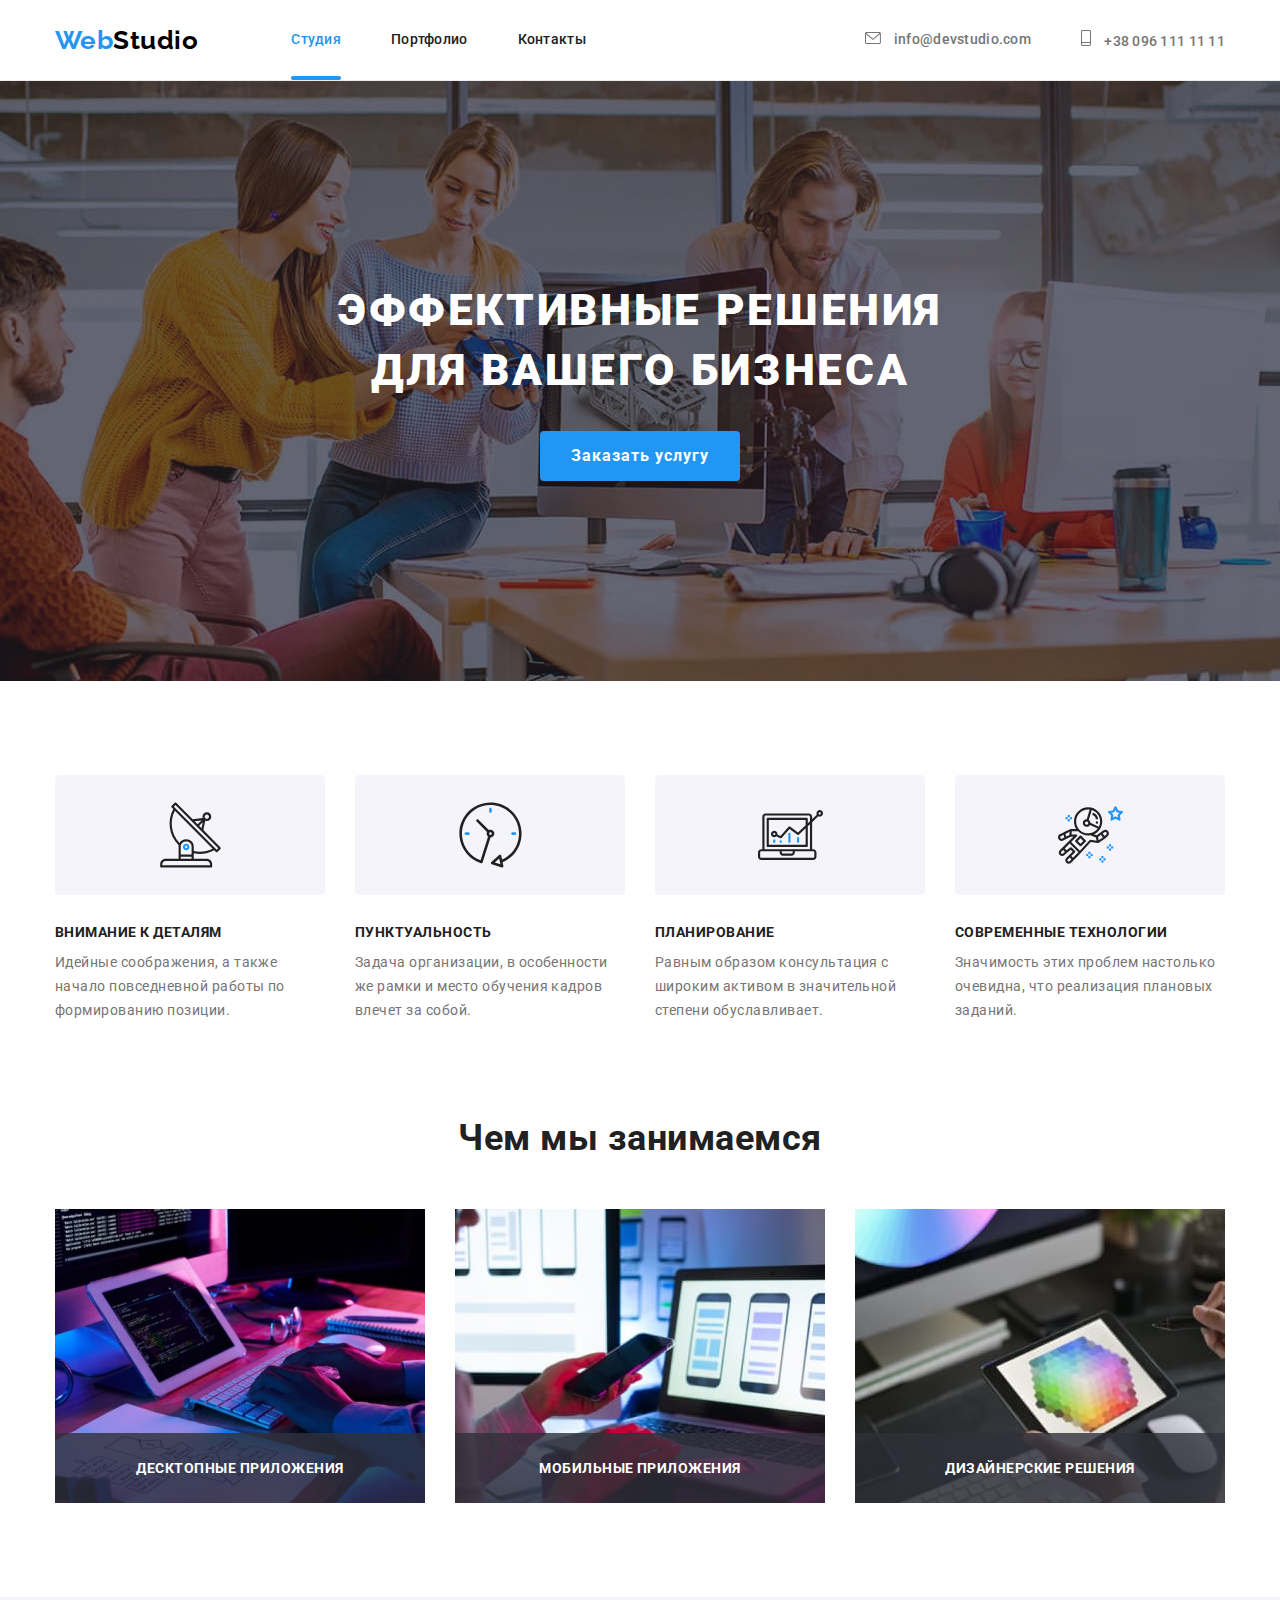
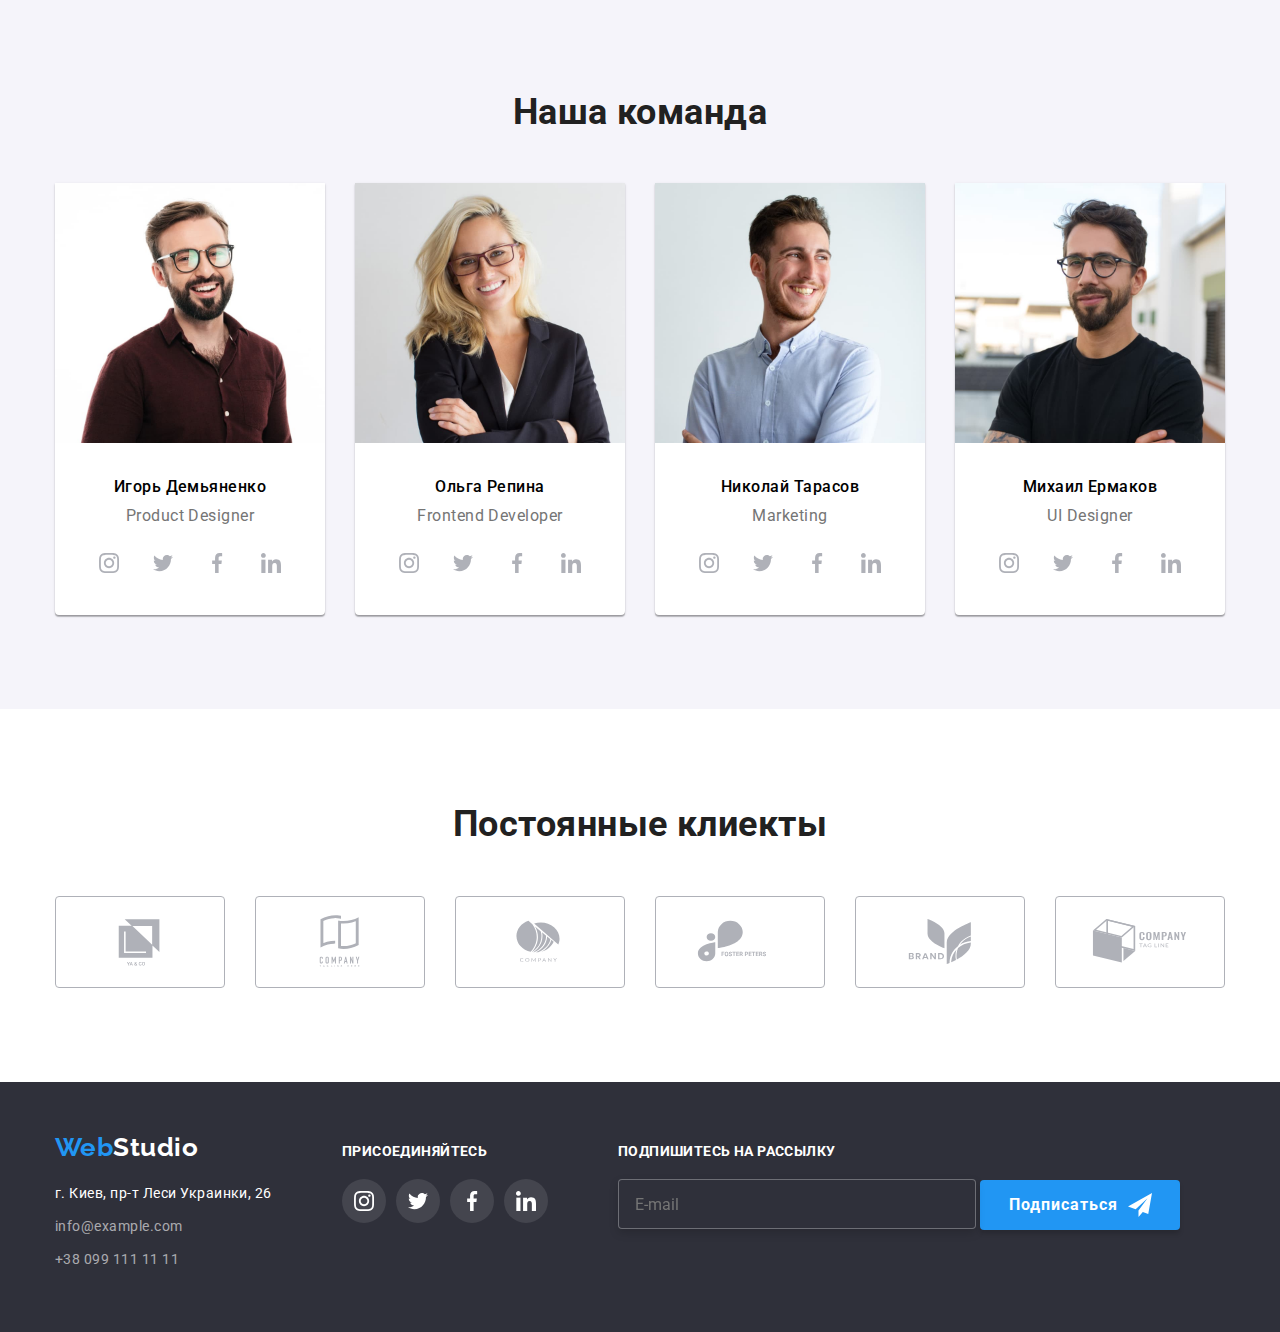
<file: index.html>
<!DOCTYPE html>
<html lang="ru">
  <head>
    <meta charset="UTF-8" />
    <meta http-equiv="X-UA-Compatible" content="IE=edge" />
    <meta name="viewport" content="width=device-width, initial-scale=1.0" />
    <title>Document</title>
    <link
      href="https://fonts.googleapis.com/css2?family=Raleway:wght@700&family=Roboto:wght@400;500;700;900&display=swap"
      rel="stylesheet"
    />
    <link
      rel="stylesheet"
      href="https://cdnjs.cloudflare.com/ajax/libs/modern-normalize/1.1.0/modern-normalize.min.css"
    />
    <link rel="stylesheet" href="./css/main.min.css" />
  </head>
  <body class="body">
    <!-- хедер -->

    <header class="site-heder">
      <div class="container main-heder">
        <nav class="nav-title">
          <a href="./index.html" class="logo"
            ><span class="logo__web">Web</span><span class="logo__studio">Studio</span></a
          >
          <ul class="nav">
            <li class="nav__item"><a class="nav__link current" href="">Студия</a></li>
            <li class="nav__item"><a class="nav__link" href="./portfolio.html">Портфолио</a></li>
            <li class="nav__item"><a class="nav__link" href="">Контакты</a></li>
          </ul>
          <button
            type="button"
            class="nav__button"
            aria-controls="nav__menu"
            aria-expanded="false"
            data-menu-button
          >
            <svg width="40px" height="40px" aria-label="Переключатель мобильного меню">
              <use class="nav__button-menu" href="./images/symbol-defs.svg#icon-mobile-menu"></use>
              <use
                class="nav__button-cross"
                href="./images/symbol-defs.svg#icon-mobile-cross"
              ></use>
            </svg>
          </button>
          <div class="nav__menu" id="nav__menu" data-menu>
            <div class="nav__menu-box">
              <ul class="nav__menu-list">
                <li class="nav__menu-item"><a class="nav__menu-link" href="">Студия</a></li>
                <li class="nav__menu-item">
                  <a class="nav__menu-link" href="./portfolio.html">Портфолио</a>
                </li>
                <li class="nav__menu-item"><a class="nav__menu-link" href="">Контакты</a></li>
              </ul>
              <ul class="nav__auth-list">
                <li class="nav__auth-item">
                  <a class="nav__auth-link-blue" href="">+38 096 111 11 11</a>
                </li>
                <li class="nav__auth-item">
                  <a class="nav__auth-link" href="">info@devstudio.com</a>
                </li>
              </ul>
              <ul class="nav__social-list">
                <li class="nav__social-item"><a class="nav__social-link" href="">Instagram</a></li>
                <li class="nav__social-item"><a class="nav__social-link" href="">Twitter</a></li>
                <li class="nav__social-item"><a class="nav__social-link" href="">Facebook</a></li>
                <li class="nav__social-item"><a class="nav__social-link" href="">LinkedIn</a></li>
              </ul>
            </div>
          </div>
        </nav>

        <ul class="auth">
          <li class="auth__item">
            <a class="auth__link" href="mailto:info@devstudio.com">
              <svg class="auth__icon" width="16" height="12">
                <use href="./images/symbol-defs.svg#icon-envelope"></use>
              </svg>
              info@devstudio.com</a
            >
          </li>
          <li class="auth__item">
            <a class="auth__link" href="tel:+380961111111">
              <svg class="auth__icon" width="10" height="16">
                <use href="./images/symbol-defs.svg#icon-Vector"></use>
              </svg>
              +38 096 111 11 11</a
            >
          </li>
        </ul>
      </div>
    </header>
    <!-- Розділ мейн -->
    <main class="primary">
      <!-- Герой -->
      <section class="hyro overlay">
        <div class="container">
          <h1 class="hyro__text">Эффективные решения для вашего бизнеса</h1>
          <button type="button" class="button" data-modal-open>Заказать услугу</button>
        </div>
      </section>
      <!-- Про роботу компанії -->
      <section class="section">
        <div class="container">
          <h2 class="visually-hidden">Наши преимущества</h2>
          <ul class="benefits__list">
            <li class="benefit__item">
              <div class="benefit__blok">
                <svg class="benefit__icon">
                  <use href="./images/symbol-defs.svg#icon-antenna-1"></use>
                </svg>
              </div>
              <h3 class="benefit__subtitle">внимание к деталям</h3>
              <p class="benefit__text">
                Идейные соображения, а также начало повседневной работы по формированию позиции.
              </p>
            </li>
            <li class="benefit__item">
              <div class="benefit__blok">
                <svg class="benefit__icon">
                  <use href="./images/symbol-defs.svg#icon-clock-1"></use>
                </svg>
              </div>
              <h3 class="benefit__subtitle">пунктуальность</h3>
              <p class="benefit__text">
                Задача организации, в особенности же рамки и место обучения кадров влечет за собой.
              </p>
            </li>
            <li class="benefit__item">
              <div class="benefit__blok">
                <svg class="benefit__icon">
                  <use href="./images/symbol-defs.svg#icon-diagram-1"></use>
                </svg>
              </div>
              <h3 class="benefit__subtitle">планирование</h3>
              <p class="benefit__text">
                Равным образом консультация с широким активом в значительной степени обуславливает.
              </p>
            </li>
            <li class="benefit__item">
              <div class="benefit__blok">
                <svg class="benefit__icon">
                  <use href="./images/symbol-defs.svg#icon-astronaut-1"></use>
                </svg>
              </div>
              <div>
                <h3 class="benefit__subtitle">современные технологии</h3>
                <p class="benefit__text">
                  Значимость этих проблем настолько очевидна, что реализация плановых заданий.
                </p>
              </div>
            </li>
          </ul>
        </div>
      </section>
      <!-- Наша работа -->
      <section class="work__section">
        <div class="container">
          <h2 class="work__title">Чем мы занимаемся</h2>
          <ul class="work__list">
            <li class="work__item">
              <img
                class="work__image"
                srcset="./images/office.jpg 1x, ./images/ofice2x.jpg 2x"
                src="./images/office.jpg"
                alt="The programer is working in the office"
                width="370"
              />
              <div class="work__position">Десктопные приложения</div>
            </li>
            <li class="work__item">
              <img
                class="work__image"
                srcset="./images/smartphones.jpg 1x, ./images/smartphones2x.jpg 2x"
                src="./images/smartphones.jpg"
                alt="The designer with smartphone"
                width="370"
              />
              <div class="work__position">Мобильные приложения</div>
            </li>
            <li class="work__item">
              <img
                class="work__image"
                srcset="./images/colour.jpg 1x, ./images/color2x.jpg 2x"
                src="./images/colour.jpg"
                alt="The designer is selecting colors"
                width="370"
              />
              <div class="work__position">Дизайнерские решения</div>
            </li>
          </ul>
        </div>
      </section>
      <!-- Наша команда -->
      <section class="section backcolor">
        <div class="container">
          <h2 class="team__title">Наша команда</h2>
          <ul class="team__list">
            <li class="team__item">
              <picture>
                <source
                  srcset="./images/igor.jpg 1x, ./images/igor2x.jpg 2x"
                  media="(min-width: 1200px)"
                />
                <source
                  srcset="./images/tablet/tablet-igor.jpg 1x, ./images/tablet/tablet-igor2x.jpg 2x"
                  media="(min-width: 768px)"
                />
                <source
                  srcset="./images/mobile/mobile-igor.jpg 1x, ./images/mobile/mobile-igor2x.jpg 2x"
                  media="(max-width: 767px)"
                />

                <img
                  class="team__image"
                  src="./images/mobile/mobile-igor.jpg"
                  alt="Product Designer"
                  width="270"
                />
              </picture>

              <div class="team__description">
                <h3 class="team-subtitle">Игорь Демьяненко</h3>
                <p class="team__text">Product Designer</p>
              </div>
              <div class="social">
                <ul class="social__list">
                  <li class="social__item">
                    <a class="social__link" href="">
                      <svg class="social__icons" width="20px" height="20px">
                        <use href="./images/symbol-defs.svg#icon-instagram-2"></use>
                      </svg>
                    </a>
                  </li>
                  <li class="social__item">
                    <a class="social__link" href="">
                      <svg class="social__icons" width="20px" height="20px">
                        <use href="./images/symbol-defs.svg#icon-twitter-1"></use></svg
                    ></a>
                  </li>
                  <li class="social__item">
                    <a class="social__link" href="">
                      <svg class="social__icons" width="20px" height="20px">
                        <use href="./images/symbol-defs.svg#icon-facebook-1"></use></svg
                    ></a>
                  </li>
                  <li class="social__item">
                    <a class="social__link" href="">
                      <svg class="social__icons" width="20px" height="20px">
                        <use href="./images/symbol-defs.svg#icon-linkedin-1"></use></svg
                    ></a>
                  </li>
                </ul>
              </div>
            </li>
            <li class="team__item">
              <picture>
                <source
                  srcset="./images/olga.jpg 1x, ./images/olga2x.jpg 2x"
                  media="(min-width: 1200px)"
                />
                <source
                  srcset="./images/tablet/tablet-olga.jpg 1x, ./images/tablet/tablet-olga2x.jpg 2x"
                  media="(min-width: 768px)"
                />
                <source
                  srcset="./images/mobile/mobile-olga.jpg 1x, ./images/mobile/mobile-olga2x.jpg 2x"
                  media="(max-width: 767px)"
                />

                <img
                  class="team__image"
                  src="./images/mobile/mobile-olga.jpg"
                  alt="Frontend Developer"
                  width="270"
                />
              </picture>

              <div class="team__description">
                <h3 class="team-subtitle">Ольга Репина</h3>
                <p class="team__text">Frontend Developer</p>
                <div class="social">
                  <ul class="social__list">
                    <li class="social__item">
                      <a class="social__link" href="">
                        <svg class="social__icons" width="20px" height="20px">
                          <use href="./images/symbol-defs.svg#icon-instagram-2"></use>
                        </svg>
                      </a>
                    </li>
                    <li class="social__item">
                      <a class="social__link" href="">
                        <svg class="social__icons" width="20px" height="20px">
                          <use href="./images/symbol-defs.svg#icon-twitter-1"></use></svg
                      ></a>
                    </li>
                    <li class="social__item">
                      <a class="social__link" href="">
                        <svg class="social__icons" width="20px" height="20px">
                          <use href="./images/symbol-defs.svg#icon-facebook-1"></use></svg
                      ></a>
                    </li>
                    <li class="social__item">
                      <a class="social__link" href="">
                        <svg class="social__icons" width="20px" height="20px">
                          <use href="./images/symbol-defs.svg#icon-linkedin-1"></use></svg
                      ></a>
                    </li>
                  </ul>
                </div>
              </div>
            </li>
            <li class="team__item">
              <picture>
                <source
                  srcset="./images/nikolay.jpg 1x, ./images/nikolay2x.jpg 2x"
                  media="(min-width: 1200px)"
                />
                <source
                  srcset="
                    ./images/tablet/tablet-nikolay.jpg   1x,
                    ./images/tablet/tablet-nikolay2x.jpg 2x
                  "
                  media="(min-width: 768px)"
                />
                <source
                  srcset="
                    ./images/mobile/mobile-nikolay.jpg   1x,
                    ./images/mobile/mobile-nikolay2x.jpg 2x
                  "
                  media="(max-width: 767px)"
                />

                <img
                  class="team__image"
                  src="./images/mobile/mobile-nikolay.jpg"
                  alt="Marketing"
                  width="270"
                />
              </picture>

              <div class="team__description">
                <h3 class="team-subtitle">Николай Тарасов</h3>
                <p class="team__text">Marketing</p>
                <div class="social">
                  <ul class="social__list">
                    <li class="social__item">
                      <a class="social__link" href="">
                        <svg class="social__icons" width="20px" height="20px">
                          <use href="./images/symbol-defs.svg#icon-instagram-2"></use>
                        </svg>
                      </a>
                    </li>
                    <li class="social__item">
                      <a class="social__link" href="">
                        <svg class="social__icons" width="20px" height="20px">
                          <use href="./images/symbol-defs.svg#icon-twitter-1"></use></svg
                      ></a>
                    </li>
                    <li class="social__item">
                      <a class="social__link" href="">
                        <svg class="social__icons" width="20px" height="20px">
                          <use href="./images/symbol-defs.svg#icon-facebook-1"></use></svg
                      ></a>
                    </li>
                    <li class="social__item">
                      <a class="social__link" href="">
                        <svg class="social__icons" width="20px" height="20px">
                          <use href="./images/symbol-defs.svg#icon-linkedin-1"></use></svg
                      ></a>
                    </li>
                  </ul>
                </div>
              </div>
            </li>
            <li class="team__item">
              <picture>
                <source
                  srcset="./images/misha.jpg 1x, ./images/misha2x.jpg 2x"
                  media="(min-width: 1200px)"
                />
                <source
                  srcset="
                    ./images/tablet/tablet-misha.jpg   1x,
                    ./images/tablet/tablet-misha2x.jpg 2x
                  "
                  media="(min-width: 768px)"
                />
                <source
                  srcset="
                    ./images/mobile/mobile-misha.jpg   1x,
                    ./images/mobile/mobile-misha2x.jpg 2x
                  "
                  media="(max-width: 767px)"
                />

                <img
                  class="team__image"
                  src="./images/mobile/mobile-misha.jpg"
                  alt="UI Designer"
                  width="270"
                />
              </picture>

              <div class="team__description">
                <h3 class="team-subtitle">Михаил Ермаков</h3>
                <p class="team__text">UI Designer</p>
                <div class="social">
                  <ul class="social__list">
                    <li class="social__item">
                      <a class="social__link" href="">
                        <svg class="social__icons" width="20px" height="20px">
                          <use href="./images/symbol-defs.svg#icon-instagram-2"></use>
                        </svg>
                      </a>
                    </li>
                    <li class="social__item">
                      <a class="social__link" href="">
                        <svg class="social__icons" width="20px" height="20px">
                          <use href="./images/symbol-defs.svg#icon-twitter-1"></use></svg
                      ></a>
                    </li>
                    <li class="social__item">
                      <a class="social__link" href="">
                        <svg class="social__icons" width="20px" height="20px">
                          <use href="./images/symbol-defs.svg#icon-facebook-1"></use></svg
                      ></a>
                    </li>
                    <li class="social__item">
                      <a class="social__link" href="">
                        <svg class="social__icons" width="20px" height="20px">
                          <use href="./images/symbol-defs.svg#icon-linkedin-1"></use></svg
                      ></a>
                    </li>
                  </ul>
                </div>
              </div>
            </li>
          </ul>
        </div>
      </section>

      <!--      ---------CLIENTS---------        -->
      <section class="section">
        <div class="container">
          <h2 class="clients__title">Постоянные клиекты</h2>

          <ul class="clients__list">
            <li class="clients__item">
              <a class="clients__link" href="">
                <svg class="clients__icons" width="106px" height="60px">
                  <use href="./images/symbol-defs.svg#icon-Logo"></use>
                </svg>
              </a>
            </li>
            <li class="clients__item">
              <a class="clients__link" href="">
                <svg class="clients__icons" width="106px" height="60px">
                  <use href="./images/symbol-defs.svg#icon-Logo-1"></use></svg
              ></a>
            </li>
            <li class="clients__item">
              <a class="clients__link" href="">
                <svg class="clients__icons" width="106px" height="60px">
                  <use href="./images/symbol-defs.svg#icon-Logo-2"></use></svg
              ></a>
            </li>
            <li class="clients__item">
              <a class="clients__link" href="">
                <svg class="clients__icons" width="106px" height="60px">
                  <use href="./images/symbol-defs.svg#icon-Logo-3"></use></svg
              ></a>
            </li>
            <li class="clients__item">
              <a class="clients__link" href="">
                <svg class="clients__icons" width="106px" height="60px">
                  <use href="./images/symbol-defs.svg#icon-Logo-4"></use></svg
              ></a>
            </li>
            <li class="clients__item">
              <a class="clients__link" href="">
                <svg class="clients__icons" width="106px" height="60px">
                  <use href="./images/symbol-defs.svg#icon-Logo-5"></use></svg
              ></a>
            </li>
          </ul>
        </div>
      </section>
    </main>
    <!-- Футер -->
    <footer class="site__footer">
      <div class="container footer">
        <div class="footer-auth">
          <a href="./index.html" class="logo logo--footer"
            ><span class="logo__web">Web</span><span class="logo__studio--white">Studio</span>
          </a>
          <address class="address">
            <ul class="address__list">
              <li class="address__item">
                <a
                  class="address__link link--maps"
                  href="https://goo.gl/maps/VeayQojqGneW1Sk49"
                  target="_blank"
                  rel="noreferrer noopener"
                >
                  г. Киев, пр-т Леси Украинки, 26</a
                >
              </li>
              <li class="address__item">
                <a class="address__link link--contacts" href="mailto:info@example.com"
                  >info@example.com</a
                >
              </li>
              <li class="address__item">
                <a class="address__link link--contacts" href="tel:+380991111111"
                  >+38 099 111 11 11</a
                >
              </li>
            </ul>
          </address>
        </div>
        <div class="footer__net">
          <h2 class="footer__subtitle">присоединяйтесь</h2>
          <ul class="social__list">
            <li class="social__item">
              <a class="social__link footer__link" href="">
                <svg class="net-icons footer__icons" width="20px" height="20px">
                  <use href="./images/symbol-defs.svg#icon-instagram-2"></use>
                </svg>
              </a>
            </li>
            <li class="social__item">
              <a class="social__link footer__link" href="">
                <svg class="net-icons footer__icons" width="20px" height="20px">
                  <use href="./images/symbol-defs.svg#icon-twitter-1"></use>
                </svg>
              </a>
            </li>
            <li class="social__item">
              <a class="social__link footer__link" href="">
                <svg class="net-icons footer__icons" width="20px" height="20px">
                  <use href="./images/symbol-defs.svg#icon-facebook-1"></use>
                </svg>
              </a>
            </li>
            <li class="social__item">
              <a class="social__link footer__link" href="">
                <svg class="net-icons footer__icons" width="20px" height="20px">
                  <use href="./images/symbol-defs.svg#icon-linkedin-1"></use>
                </svg>
              </a>
            </li>
          </ul>
        </div>
        <div class="footer__letter">
          <h2 class="footer__subtitle">Подпишитесь на рассылку</h2>
          <form name="signup_form" autocomplete="on" novalidate>
            <div class="footer__form">
              <label class="form__field">
                <input class="footer__input" type="email" name="email" placeholder="E-mail" />
              </label>

              <button class="button button--footer" type="submit">
                <span class="btn__footer__text">Подписаться</span>
                <svg class="btn__telegram" width="24" height="24">
                  <use href="./images/symbol-defs.svg#icon-telegram"></use>
                </svg>
              </button>
            </div>
          </form>
        </div>
      </div>
    </footer>

    <!--         BACKDROP          -->

    <div class="backdrop is-hidden" data-modal>
      <div class="modal">
        <button class="modal__btn" data-modal-close>
          <svg width="11px" height="11px">
            <use href="./images/symbol-defs.svg#icon-cross"></use>
          </svg>
        </button>
        <h2 class="form-title">Оставьте свои данные, мы вам перезвоним</h2>

        <form name="signup_form" autocomplete="on">
          <div class="form__modal">
            <label class="form__name"
              >Имя
              <div class="form__item">
                <input class="form__input" type="name" name="name" required />

                <svg class="form-icon" width="18px" height="18px">
                  <use href="./images/symbol-defs.svg#icon-person-black"></use>
                </svg>
              </div>
            </label>
          </div>

          <div class="form__modal">
            <label class="form__name"
              >Телефон
              <div class="form__item">
                <input class="form__input" type="tel" name="tel" required />
                <svg class="form-icon" width="18px" height="18px">
                  <use href="./images/symbol-defs.svg#icon-phone-black"></use>
                </svg>
              </div>
            </label>
          </div>

          <div class="form__modal">
            <label class="form__name"
              >Почта
              <div class="form__item">
                <input class="form__input" type="email" name="mail" required />
                <svg class="form-icon" width="18px" height="18px">
                  <use href="./images/symbol-defs.svg#icon-email-black"></use>
                </svg>
              </div>
            </label>
          </div>

          <div class="form__modal">
            <label class="form__name" for=""
              >Комментарий<textarea
                class="form__input form__area"
                name=""
                placeholder="Введите текст"
              ></textarea>
            </label>
          </div>

          <div class="form__checkbox">
            <label class="checkbox__label"
              ><input
                class="checkbox__input"
                type="checkbox"
                name="hobby"
                value="reading"
                required
              />
              <span class="checkbox__before">
                <svg width="11px" height="8px">
                  <use href="./images/symbol-defs.svg#icon-vector-form"></use>
                </svg>
              </span>
              <span class="checkbox__text">
                Соглашаюсь с рассылкой и принимаю
                <a class="checkbox__link" href="">Условия договора</a></span
              >
            </label>
          </div>

          <button class="button button--form" type="submit">Отправить</button>
        </form>
      </div>
    </div>
    <script src="./js/menu.js"></script>
    <script src="./js/modal.js"></script>
  </body>
</html>
</file>
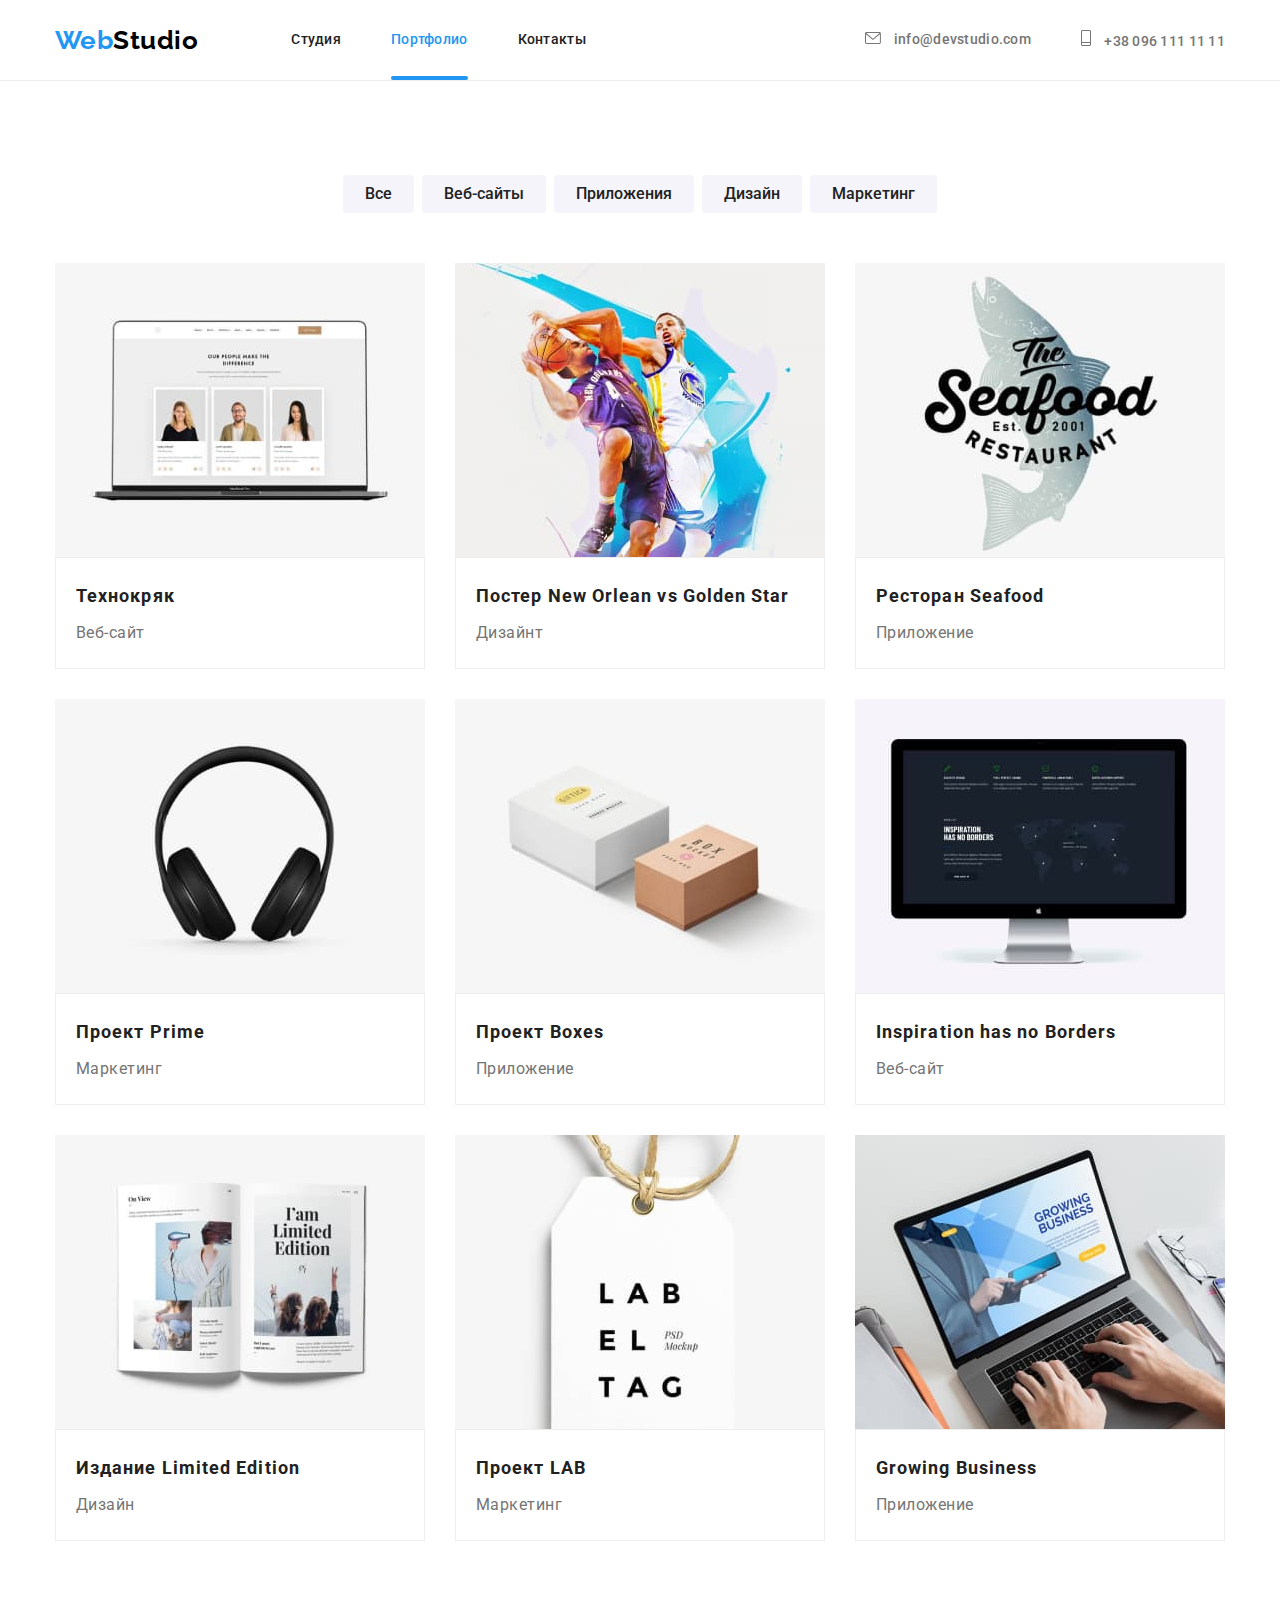
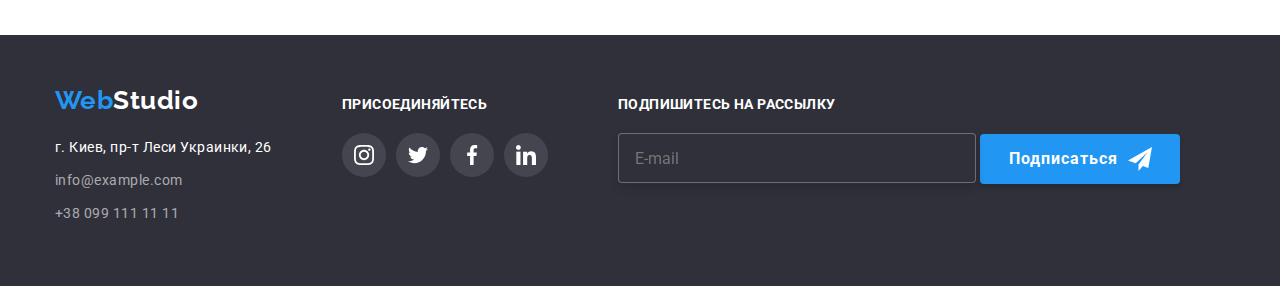
<file: portfolio.html>
<!DOCTYPE html>
<html lang="ru">
  <head>
    <meta charset="UTF-8" />
    <meta http-equiv="X-UA-Compatible" content="IE=edge" />
    <meta name="viewport" content="width=device-width, initial-scale=1.0" />
    <title>Document</title>
    <link
      href="https://fonts.googleapis.com/css2?family=Raleway:wght@700&family=Roboto:wght@400;500;700;900&display=swap"
      rel="stylesheet"
    />
    <link
      rel="stylesheet"
      href="https://cdnjs.cloudflare.com/ajax/libs/modern-normalize/1.1.0/modern-normalize.min.css"
    />
    <link rel="stylesheet" href="./css/main.min.css" />
  </head>
  <body class="body">
    <!-- хедер -->
    <header class="site-heder">
      <div class="container main-heder">
        <nav class="nav-title">
          <a href="./index.html" class="logo"
            ><span class="logo__web">Web</span><span class="logo__studio">Studio</span></a
          >
          <ul class="nav">
            <li class="nav__item"><a class="nav__link" href="./index.html">Студия</a></li>
            <li class="nav__item"><a class="nav__link current" href="">Портфолио</a></li>
            <li class="nav__item"><a class="nav__link" href="">Контакты</a></li>
          </ul>
          <button
            type="button"
            class="nav__button"
            aria-controls="nav__menu"
            aria-expanded="false"
            data-menu-button
          >
            <svg width="40px" height="40px" aria-label="Переключатель мобильного меню">
              <use class="nav__button-menu" href="./images/symbol-defs.svg#icon-mobile-menu"></use>
              <use
                class="nav__button-cross"
                href="./images/symbol-defs.svg#icon-mobile-cross"
              ></use>
            </svg>
          </button>
          <div class="nav__menu" id="nav__menu" data-menu>
            <div class="nav__menu-box">
              <ul class="nav__menu-list">
                <li class="nav__menu-item">
                  <a class="nav__menu-link" href="./index.html">Студия</a>
                </li>
                <li class="nav__menu-item">
                  <a class="nav__menu-link" href="./portfolio.html">Портфолио</a>
                </li>
                <li class="nav__menu-item"><a class="nav__menu-link" href="">Контакты</a></li>
              </ul>
              <ul class="nav__auth-list">
                <li class="nav__auth-item">
                  <a class="nav__auth-link-blue" href="">+38 096 111 11 11</a>
                </li>
                <li class="nav__auth-item">
                  <a class="nav__auth-link" href="">info@devstudio.com</a>
                </li>
              </ul>
              <ul class="nav__social-list">
                <li class="nav__social-item"><a class="nav__social-link" href="">Instagram</a></li>
                <li class="nav__social-item"><a class="nav__social-link" href="">Twitter</a></li>
                <li class="nav__social-item"><a class="nav__social-link" href="">Facebook</a></li>
                <li class="nav__social-item"><a class="nav__social-link" href="">LinkedIn</a></li>
              </ul>
            </div>
          </div>
        </nav>

        <ul class="auth">
          <li class="auth__item">
            <a class="auth__link" href="mailto:info@devstudio.com">
              <svg class="auth__icon" width="16" height="12">
                <use href="./images/symbol-defs.svg#icon-envelope"></use>
              </svg>
              info@devstudio.com</a
            >
          </li>
          <li class="auth__item">
            <a class="auth__link" href="tel:+380961111111">
              <svg class="auth__icon" width="10" height="16">
                <use href="./images/symbol-defs.svg#icon-Vector"></use>
              </svg>
              +38 096 111 11 11</a
            >
          </li>
        </ul>
      </div>
    </header>
    <!-- розділ мейн -->
    <main>
      <!-- Портфолио -->
      <section class="section">
        <div class="container">
          <h1 class="visually-hidden">Портфолио</h1>
          <ul class="btn__list">
            <li class="btn__item"><button class="btn" type="button">Все</button></li>
            <li class="btn__item"><button class="btn" type="button">Веб-сайты</button></li>
            <li class="btn__item"><button class="btn" type="button">Приложения</button></li>
            <li class="btn__item"><button class="btn" type="button">Дизайн</button></li>
            <li class="btn__item"><button class="btn" type="button">Маркетинг</button></li>
          </ul>
          <ul class="portfolio__list">
            <li class="portfolio__item">
              <a class="portfolio__link" href="">
                <div class="portfolio__relative">
                  <picture>
                    <source
                      srcset="./images/macbook.jpg 1x, ./images/macbook2x.jpg 2x"
                      media="(min-width: 1200px)"
                    />
                    <source
                      srcset="
                        ./images/tablet/tablet-macbook.jpg   1x,
                        ./images/tablet/tablet-macbook2x.jpg 2x
                      "
                      media="(min-width: 768px)"
                    />
                    <source
                      srcset="
                        ./images/mobile/mobile-macbook.jpg   1x,
                        ./images/mobile/mobile-macbook2x.jpg 2x
                      "
                      media="(max-width: 767px)"
                    />
                    <img
                      class="portfolio__image"
                      src="./images/macbook.jpg"
                      alt="people make the difference"
                      width="370"
                      height="294"
                    />
                  </picture>

                  <div class="portfolio__overlay">
                    <p class="overlay__image">
                      Ресурс предлагает комплексные предложения с разным уровнем функционала и
                      сервисов. Все это позволит посетителю получить исчерпывающие сведения о
                      компании или частном лице.
                    </p>
                  </div>
                </div>
                <div class="portfolio__description">
                  <h2 class="portfolio__title">Технокряк</h2>
                  <p class="portfolio__text">Веб-сайт</p>
                </div>
              </a>
            </li>
            <li class="portfolio__item">
              <a class="portfolio__link" href="">
                <div class="portfolio__relative">
                  <picture>
                    <source
                      srcset="./images/basketball.jpg 1x, ./images/basketball2x.jpg 2x"
                      media="(min-width: 1200px)"
                    />
                    <source
                      srcset="
                        ./images/tablet/tablet-basketball.jpg   1x,
                        ./images/tablet/tablet-basketball2x.jpg 2x
                      "
                      media="(min-width: 768px)"
                    />
                    <source
                      srcset="
                        ./images/mobile/mobile-basketball.jpg   1x,
                        ./images/mobile/mobile-basketball2x.jpg 2x
                      "
                      media="(max-width: 767px)"
                    />
                    <img
                      class="portfolio__image"
                      src="./images/basketball.jpg"
                      alt="dynamic game"
                      width="370"
                      height="294"
                    />
                  </picture>

                  <div class="portfolio__overlay">
                    <p class="overlay__image">
                      Ресурс предлагает комплексные предложения с разным уровнем функционала и
                      сервисов. Все это позволит посетителю получить исчерпывающие сведения о
                      компании или частном лице.
                    </p>
                  </div>
                </div>
                <div class="portfolio__description">
                  <h2 class="portfolio__title">Постер New Orlean vs Golden Star</h2>
                  <p class="portfolio__text">Дизайнт</p>
                </div>
              </a>
            </li>
            <li class="portfolio__item">
              <a class="portfolio__link" href="">
                <div class="portfolio__relative">
                  <picture>
                    <source
                      srcset="./images/restourant.jpg 1x, ./images/restourant2x.jpg 2x"
                      media="(min-width: 1200px)"
                    />
                    <source
                      srcset="
                        ./images/tablet/tablet-restourant.jpg   1x,
                        ./images/tablet/tablet-restourant2x.jpg 2x
                      "
                      media="(min-width: 768px)"
                    />
                    <source
                      srcset="
                        ./images/mobile/mobile-restourant.jpg   1x,
                        ./images/mobile/mobile-restourant2x.jpg 2x
                      "
                      media="(max-width: 767px)"
                    />
                    <img
                      class="portfolio__image"
                      src="./images/restourant.jpg"
                      alt="restaurant sign"
                      width="370"
                      height="294"
                    />
                  </picture>

                  <div class="portfolio__overlay">
                    <p class="overlay__image">
                      Ресурс предлагает комплексные предложения с разным уровнем функционала и
                      сервисов. Все это позволит посетителю получить исчерпывающие сведения о
                      компании или частном лице.
                    </p>
                  </div>
                </div>
                <div class="portfolio__description">
                  <h2 class="portfolio__title">Ресторан Seafood</h2>
                  <p class="portfolio__text">Приложение</p>
                </div>
              </a>
            </li>
            <li class="portfolio__item">
              <a class="portfolio__link" href="">
                <div class="portfolio__relative">
                  <picture>
                    <source
                      srcset="./images/earphones.jpg 1x, ./images/earphones2x.jpg 2x"
                      media="(min-width: 1200px)"
                    />
                    <source
                      srcset="
                        ./images/tablet/tablet-earphones.jpg   1x,
                        ./images/tablet/tablet-earphones2x.jpg 2x
                      "
                      media="(min-width: 768px)"
                    />
                    <source
                      srcset="
                        ./images/mobile/mobile-earphones.jpg   1x,
                        ./images/mobile/mobile-earphones2x.jpg 2x
                      "
                      media="(max-width: 767px)"
                    />
                    <img
                      class="portfolio__image"
                      src="./images/earphones.jpg"
                      alt="black earphones"
                      width="370"
                      height="294"
                    />
                  </picture>

                  <div class="portfolio__overlay">
                    <p class="overlay__image">
                      Ресурс предлагает комплексные предложения с разным уровнем функционала и
                      сервисов. Все это позволит посетителю получить исчерпывающие сведения о
                      компании или частном лице.
                    </p>
                  </div>
                </div>
                <div class="portfolio__description">
                  <h2 class="portfolio__title">Проект Prime</h2>
                  <p class="portfolio__text">Маркетинг</p>
                </div>
              </a>
            </li>
            <li class="portfolio__item">
              <a class="portfolio__link" href="">
                <div class="portfolio__relative">
                  <picture>
                    <source
                      srcset="./images/boxes.jpg 1x, ./images/boxes2x.jpg 2x"
                      media="(min-width: 1200px)"
                    />
                    <source
                      srcset="
                        ./images/tablet/tablet-boxes.jpg   1x,
                        ./images/tablet/tablet-boxes2x.jpg 2x
                      "
                      media="(min-width: 768px)"
                    />
                    <source
                      srcset="
                        ./images/mobile/mobile-boxes.jpg   1x,
                        ./images/mobile/mobile-boxes2x.jpg 2x
                      "
                      media="(max-width: 767px)"
                    />
                    <img
                      class="portfolio__image"
                      src="./images/boxes.jpg"
                      alt="two boxes"
                      width="370"
                      height="294"
                    />
                  </picture>

                  <div class="portfolio__overlay">
                    <p class="overlay__image">
                      Ресурс предлагает комплексные предложения с разным уровнем функционала и
                      сервисов. Все это позволит посетителю получить исчерпывающие сведения о
                      компании или частном лице.
                    </p>
                  </div>
                </div>
                <div class="portfolio__description">
                  <h2 class="portfolio__title">Проект Boxes</h2>
                  <p class="portfolio__text">Приложение</p>
                </div>
              </a>
            </li>
            <li class="portfolio__item">
              <a class="portfolio__link" href="">
                <div class="portfolio__relative">
                  <picture>
                    <source
                      srcset="./images/monitor.jpg 1x, ./images/monitor2x.jpg 2x"
                      media="(min-width: 1200px)"
                    />
                    <source
                      srcset="
                        ./images/tablet/tablet-monitor.jpg   1x,
                        ./images/tablet/tablet-monitor2x.jpg 2x
                      "
                      media="(min-width: 768px)"
                    />
                    <source
                      srcset="
                        ./images/mobile/mobile-monitor.jpg   1x,
                        ./images/mobile/mobile-monitor2x.jpg 2x
                      "
                      media="(max-width: 767px)"
                    />
                    <img
                      class="portfolio__image"
                      src="./images/monitor.jpg"
                      alt="Inspiration"
                      width="370"
                      height="294"
                    />
                  </picture>

                  <div class="portfolio__overlay">
                    <p class="overlay__image">
                      Ресурс предлагает комплексные предложения с разным уровнем функционала и
                      сервисов. Все это позволит посетителю получить исчерпывающие сведения о
                      компании или частном лице.
                    </p>
                  </div>
                </div>
                <div class="portfolio__description">
                  <h2 class="portfolio__title">Inspiration has no Borders</h2>
                  <p class="portfolio__text">Веб-сайт</p>
                </div>
              </a>
            </li>
            <li class="portfolio__item">
              <a class="portfolio__link" href="">
                <div class="portfolio__relative">
                  <picture>
                    <source
                      srcset="./images/book.jpg 1x, ./images/book2x.jpg 2x"
                      media="(min-width: 1200px)"
                    />
                    <source
                      srcset="
                        ./images/tablet/tablet-book.jpg   1x,
                        ./images/tablet/tablet-book2x.jpg 2x
                      "
                      media="(min-width: 768px)"
                    />
                    <source
                      srcset="
                        ./images/mobile/mobile-book.jpg   1x,
                        ./images/mobile/mobile-book2x.jpg 2x
                      "
                      media="(max-width: 767px)"
                    />
                    <img
                      class="portfolio__image"
                      src="./images/book.jpg"
                      alt="Limited Edition"
                      width="370"
                      height="294"
                    />
                  </picture>

                  <div class="portfolio__overlay">
                    <p class="overlay__image">
                      Ресурс предлагает комплексные предложения с разным уровнем функционала и
                      сервисов. Все это позволит посетителю получить исчерпывающие сведения о
                      компании или частном лице.
                    </p>
                  </div>
                </div>
                <div class="portfolio__description">
                  <h2 class="portfolio__title">Издание Limited Edition</h2>
                  <p class="portfolio__text">Дизайн</p>
                </div>
              </a>
            </li>
            <li class="portfolio__item">
              <a class="portfolio__link" href="">
                <div class="portfolio__relative">
                  <picture>
                    <source
                      srcset="./images/labeltag.jpg 1x, ./images/labeltag2x.jpg 2x"
                      media="(min-width: 1200px)"
                    />
                    <source
                      srcset="
                        ./images/tablet/tablet-labeltag.jpg   1x,
                        ./images/tablet/tablet-labeltag2x.jpg 2x
                      "
                      media="(min-width: 768px)"
                    />
                    <source
                      srcset="
                        ./images/mobile/mobile-labeltag.jpg   1x,
                        ./images/mobile/mobile-labeltag2x.jpg 2x
                      "
                      media="(max-width: 767px)"
                    />
                    <img
                      class="portfolio__image"
                      src="./images/labeltag.jpg"
                      alt="label"
                      width="370"
                      height="294"
                    />
                  </picture>

                  <div class="portfolio__overlay">
                    <p class="overlay__image">
                      Ресурс предлагает комплексные предложения с разным уровнем функционала и
                      сервисов. Все это позволит посетителю получить исчерпывающие сведения о
                      компании или частном лице.
                    </p>
                  </div>
                </div>
                <div class="portfolio__description">
                  <h2 class="portfolio__title">Проект LAB</h2>
                  <p class="portfolio__text">Маркетинг</p>
                </div>
              </a>
            </li>
            <li class="portfolio__item">
              <a class="portfolio__link" href="">
                <div class="portfolio__relative">
                  <picture>
                    <source
                      srcset="./images/notebook.jpg 1x, ./images/notebook2x.jpg 2x"
                      media="(min-width: 1200px)"
                    />
                    <source
                      srcset="
                        ./images/tablet/tablet-notebook.jpg   1x,
                        ./images/tablet/tablet-notebook2x.jpg 2x
                      "
                      media="(min-width: 768px)"
                    />
                    <source
                      srcset="
                        ./images/mobile/mobile-notebook.jpg   1x,
                        ./images/mobile/mobile-notebook2x.jpg 2x
                      "
                      media="(max-width: 767px)"
                    />
                    <img
                      class="portfolio__image"
                      src="./images/notebook.jpg"
                      alt="Growing Business"
                      width="370"
                      height="294"
                    />
                  </picture>

                  <div class="portfolio__overlay">
                    <p class="overlay__image">
                      Ресурс предлагает комплексные предложения с разным уровнем функционала и
                      сервисов. Все это позволит посетителю получить исчерпывающие сведения о
                      компании или частном лице.
                    </p>
                  </div>
                </div>
                <div class="portfolio__description">
                  <h2 class="portfolio__title">Growing Business</h2>
                  <p class="portfolio__text">Приложение</p>
                </div>
              </a>
            </li>
          </ul>
        </div>
      </section>
    </main>
    <!-- Футер -->
    <footer class="site__footer">
      <div class="container footer">
        <div class="footer-auth">
          <a href="./index.html" class="logo logo--footer"
            ><span class="logo__web">Web</span><span class="logo__studio--white">Studio</span>
          </a>
          <address class="address">
            <ul class="address__list">
              <li class="address__item">
                <a
                  class="address__link link--maps"
                  href="https://goo.gl/maps/VeayQojqGneW1Sk49"
                  target="_blank"
                  rel="noreferrer noopener"
                >
                  г. Киев, пр-т Леси Украинки, 26</a
                >
              </li>
              <li class="address__item">
                <a class="address__link link--contacts" href="mailto:info@example.com"
                  >info@example.com</a
                >
              </li>
              <li class="address__item">
                <a class="address__link link--contacts" href="tel:+380991111111"
                  >+38 099 111 11 11</a
                >
              </li>
            </ul>
          </address>
        </div>
        <div class="footer__net">
          <h2 class="footer__subtitle">присоединяйтесь</h2>
          <ul class="social__list">
            <li class="social__item">
              <a class="social__link footer__link" href="">
                <svg class="net-icons footer__icons" width="20px" height="20px">
                  <use href="./images/symbol-defs.svg#icon-instagram-2"></use>
                </svg>
              </a>
            </li>
            <li class="social__item">
              <a class="social__link footer__link" href="">
                <svg class="net-icons footer__icons" width="20px" height="20px">
                  <use href="./images/symbol-defs.svg#icon-twitter-1"></use>
                </svg>
              </a>
            </li>
            <li class="social__item">
              <a class="social__link footer__link" href="">
                <svg class="net-icons footer__icons" width="20px" height="20px">
                  <use href="./images/symbol-defs.svg#icon-facebook-1"></use>
                </svg>
              </a>
            </li>
            <li class="social__item">
              <a class="social__link footer__link" href="">
                <svg class="net-icons footer__icons" width="20px" height="20px">
                  <use href="./images/symbol-defs.svg#icon-linkedin-1"></use>
                </svg>
              </a>
            </li>
          </ul>
        </div>
        <div class="footer__letter">
          <h2 class="footer__subtitle">Подпишитесь на рассылку</h2>
          <form name="signup_form" autocomplete="on" novalidate>
            <div class="footer__form">
              <label class="form__field">
                <input class="footer__input" type="email" name="email" placeholder="E-mail" />
              </label>

              <button class="button button--footer" type="submit">
                <span class="btn__footer__text">Подписаться</span>
                <svg class="btn__telegram" width="24" height="24">
                  <use href="./images/symbol-defs.svg#icon-telegram"></use>
                </svg>
              </button>
            </div>
          </form>
        </div>
      </div>
    </footer>
    <script src="./js/menu.js"></script>
    <script src="./js/modal.js"></script>
  </body>
</html>
</file>
<file: css/main.min.css>
:root{--primary-text-color: #212121;--secondary-text-color: #757575;--bg-hover-logo: #2196F3 }.body{--primary-text-color: #212121;font-family:Roboto,sans-serif;letter-spacing:.03em}a{text-decoration:none}ul{list-style:none}h1,h2,h3,p,ul{margin:0;padding:0}.container{width:100%;margin-right:auto;margin-left:auto;padding-right:15px;padding-left:15px}@media screen and (min-width: 480px){.container{width:480px}}@media screen and (min-width: 768px){.container{width:768px}}@media screen and (min-width: 1200px){.container{width:1200px}}.site-heder{border-bottom:1px solid #ececec}.main-heder,.nav-title{display:flex;align-items:center}@media screen and (max-width: 767px){.nav-title{justify-content:space-between;width:100%}}@media screen and (max-width: 767px){.main-heder{position:relative;width:480px}}.logo{margin-right:93px;font-family:"Raleway";font-weight:700;font-size:26px;line-height:1.19;text-decoration:none}@media screen and (max-width: 1199px){.logo{display:block;font-size:24px;line-height:1.17;padding:15px 0}}.logo__web{color:var(--bg-hover-logo)}.logo__studio{color:#000}.nav{display:flex}@media screen and (max-width: 767px){.nav{display:none}}@media screen and (min-width: 768px)and (max-width: 1199px){.nav{align-items:center}}.nav__item:not(:last-child){margin-right:50px}.nav__item{position:relative}.nav__link{display:block;padding-top:32px;padding-bottom:32px;color:var(--primary-text-color);font-weight:500;font-size:14px;line-height:1.14;letter-spacing:.02em;transition:250ms cubic-bezier(0.4, 0, 0.2, 1)}.nav__link:hover,.nav__link:focus{color:var(--bg-hover-logo)}.nav__link.current{color:var(--bg-hover-logo)}.current::after{content:"";position:absolute;bottom:0;left:0;width:100%;height:4px;color:var(--bg-hover-logo);background:var(--bg-hover-logo);border-radius:2px}.nav__button{display:inline-flex;padding:0;margin:o;border:none;background-color:rgba(0,0,0,0);z-index:2}.nav__button .nav__button-cross{display:none}.nav__button.is-open .nav__button-cross{display:block}.nav__button.is-open .nav__button-menu{display:none}@media screen and (min-width: 767px){.nav__button{display:none}}.nav__menu{display:none;position:fixed;top:0;left:0;width:100%;height:100vh;background:#fff;box-shadow:0px 4px 8px rgba(0,0,0,.04),0px 2px 4px rgba(0,0,0,.08),0px 1px 3px rgba(0,0,0,.16);z-index:1}.nav__menu.is-open{display:block}.nav__menu-box{display:flex;flex-direction:column;height:100vh;padding-left:40px;padding-top:48px;padding-bottom:48px}.nav__menu-list{margin-bottom:auto}.nav__menu-link{font-weight:500;font-size:40px;line-height:1.18;letter-spacing:.02em;color:#212121}.nav__menu-link:focus{color:#2196f3}.nav__menu-item:not(:last-child){margin-bottom:32px}.nav__auth-list{margin-bottom:64px}.nav__auth-link{display:block;font-weight:500;font-size:24px;line-height:1.17;letter-spacing:.02em;width:100%;color:#757575}.nav__auth-item:not(:last-child){margin-bottom:32px}.nav__auth-link-blue{display:block;font-weight:500;font-size:34px;line-height:1.18;letter-spacing:.02em;width:100%;color:#2196f3}.nav__social-list{display:flex}.nav__social-item:nth-child(-n+3){border-right:1px solid rgba(33,33,33,.2)}.nav__social-link{display:block;padding-left:10px;padding-right:10px;font-weight:500;font-size:18px;line-height:1.22;letter-spacing:.02em;color:#2196f3}.auth{display:flex;margin-left:auto}@media screen and (max-width: 767px){.auth{display:none}}@media screen and (min-width: 768px)and (max-width: 1199px){.auth{flex-direction:column;justify-content:center}}.auth .auth__item+.auth__item{margin-left:50px}@media screen and (min-width: 768px)and (max-width: 1199px){.auth .auth__item+.auth__item{margin-left:0}}.auth__link{color:var(--secondary-text-color);font-weight:500;font-size:14px;line-height:1.14;letter-spacing:.02em;transition:250ms cubic-bezier(0.4, 0, 0.2, 1)}.auth__link:hover,.auth__link:focus{color:var(--bg-hover-logo)}.auth__link:hover .auth__icon,.auth__link:focus .auth__icon{fill:var(--bg-hover-logo)}@media screen and (min-width: 768px)and (max-width: 1199px){.auth__link{font-size:12px;line-height:1.17}}.auth__icon{margin-right:10px;fill:var(--secondary-text-color)}.hyro{text-align:center;padding-top:200px;padding-bottom:200px}@media screen and (max-width: 768px){.hyro{padding-top:118px;padding-bottom:118px}}.overlay{margin-right:auto;margin-left:auto;max-width:1600px;height:600px;background-image:linear-gradient(to right, rgba(47, 48, 58, 0.4), rgba(47, 48, 58, 0.4)),url("../images/desctop-hero.jpg");background-repeat:no-repeat;background-position:center;background-size:cover}@media screen and (max-width: 767px){.overlay{height:400px;width:480px;background-size:cover;background-image:linear-gradient(to right, rgba(47, 48, 58, 0.4), rgba(47, 48, 58, 0.4)),url("../images/mobile/mobile-hero.jpg")}}@media screen and (max-width: 767px)and (min-device-pixel-ratio: 2),screen and (max-width: 767px)and (-webkit-min-device-pixel-ratio: 2),screen and (max-width: 767px)and (min-resolution: 192dpi),screen and (max-width: 767px)and (min-resolution: 2dppx){.overlay{background-image:linear-gradient(to right, rgba(47, 48, 58, 0.4), rgba(47, 48, 58, 0.4)),url("../images/mobile/mobile-hero2x.jpg")}}@media screen and (min-width: 768px)and (max-width: 1199px){.overlay{min-width:768px;background-image:linear-gradient(to right, rgba(47, 48, 58, 0.4), rgba(47, 48, 58, 0.4)),url("../images/tablet/tablet-hero.jpg")}}@media screen and (min-width: 768px)and (max-width: 1199px)and (min-device-pixel-ratio: 2),screen and (min-width: 768px)and (max-width: 1199px)and (-webkit-min-device-pixel-ratio: 2),screen and (min-width: 768px)and (max-width: 1199px)and (min-resolution: 192dpi),screen and (min-width: 768px)and (max-width: 1199px)and (min-resolution: 2dppx){.overlay{background-image:linear-gradient(to right, rgba(47, 48, 58, 0.4), rgba(47, 48, 58, 0.4)),url("../images/tablet/tablet-hero2x.jpg")}}@media screen and (min-width: 1200px){.overlay{min-width:1200px;background-image:linear-gradient(to right, rgba(47, 48, 58, 0.4), rgba(47, 48, 58, 0.4)),url("../images/desctop-hero.jpg")}}@media screen and (min-width: 1200px)and (min-device-pixel-ratio: 2),screen and (min-width: 1200px)and (-webkit-min-device-pixel-ratio: 2),screen and (min-width: 1200px)and (min-resolution: 192dpi),screen and (min-width: 1200px)and (min-resolution: 2dppx){.overlay{background-image:linear-gradient(to right, rgba(47, 48, 58, 0.4), rgba(47, 48, 58, 0.4)),url("../images/desctop-hero2x.jpg")}}.hyro__text{color:#fff;font-weight:900;font-size:44px;line-height:1.36;letter-spacing:.06em;text-transform:uppercase;width:696px;height:120px;margin-right:auto;margin-left:auto;margin-bottom:30px}@media screen and (max-width: 768px){.hyro__text{width:360px;height:84px;font-size:26px;line-height:1.62;text-align:center}}.button{background-color:var(--bg-hover-logo);color:#fff;border:none;cursor:pointer;font-weight:700;font-size:16px;line-height:1.88;letter-spacing:.06em;font-family:inherit;width:200px;height:50px;border-radius:4px;margin-left:auto;margin-right:auto}.backdrop{position:fixed;top:0;left:0;width:100%;height:100%;background-color:rgba(0,0,0,.2);opacity:1;transition:opacity 250ms cubic-bezier(0.4, 0, 0.2, 1),visibility 250ms cubic-bezier(0.4, 0, 0.2, 1)}.backdrop.is-hidden{opacity:0;pointer-events:none;visibility:hidden}.backdrop.is-hidden .modal{transform:translate(-50%, -50%) scale(0.7)}.modal{position:absolute;top:50%;left:50%;transform:translate(-50%, -50%) scale(1);transition:transform 250ms cubic-bezier(0.4, 0, 0.2, 1),opacity 250ms cubic-bezier(0.4, 0, 0.2, 1);width:528px;height:581px;padding:40px;background-color:#fff;box-shadow:0px 1px 3px rgba(0,0,0,.12),0px 1px 1px rgba(0,0,0,.14),0px 2px 1px rgba(0,0,0,.2);border-radius:4px}@media screen and (max-width: 1199px){.modal{width:450px;height:609px}}.modal__btn{position:absolute;top:8px;right:8px;display:flex;justify-content:center;align-items:center;width:30px;height:30px;border-radius:50%;border-color:rgba(0,0,0,.1);background-color:#fff}.modal__btn:hover,.modal__btn:focus{fill:var(--bg-hover-logo)}.form-title{font-weight:700;font-size:20px;line-height:1.15;text-align:center;letter-spacing:.03em;color:var(--primary-text-color);margin-bottom:12px}@media screen and (max-width: 1199px){.form-title{line-height:1.5}}.form__modal{position:relative}.form__name{display:inline-flex;flex-direction:column;width:100%;font-weight:400;font-size:12px;line-height:1.17;letter-spacing:.01em;color:var(--secondary-text-color)}.form__item{position:relative;width:100%;margin-top:4px;margin-bottom:10px}.form__input{display:block;width:100%;height:40px;padding-left:35px;padding-right:35px;border:1px solid rgba(33,33,33,.2);border-radius:4px;transition:250ms cubic-bezier(0.4, 0, 0.2, 1)}.form__input:hover,.form__input:focus{border-color:var(--bg-hover-logo)}.form__input:hover+.form-icon{fill:var(--bg-hover-logo)}.form__input:focus+.form-icon{fill:var(--bg-hover-logo)}.form-icon{position:absolute;display:block;top:50%;left:25px;transform:translate(-50%, -50%);height:18px}.form__area{display:block;padding:12px 16px;height:120px;resize:none;margin-bottom:20px}.form__area::placeholder{font-weight:400;font-size:12px;line-height:1.17;letter-spacing:.01em;color:rgba(117,117,117,.5)}.form__checkbox{margin-bottom:30px}.checkbox__label{display:flex;justify-content:center;align-items:center}.checkbox__text{position:relative;font-weight:400;font-size:14px;line-height:1.71;letter-spacing:.03em;color:var(--secondary-text-color)}@media screen and (max-width: 1199px){.checkbox__text{line-height:1.17;font-size:12px}}.checkbox__before{display:inline-flex;width:16px;height:15px;border:2px solid #000;border-radius:2px;box-shadow:0px 4px 4px rgba(0,0,0,.25);background-color:rgba(0,0,0,0);margin-right:8px;justify-content:center;align-items:center}.checkbox__before svg{fill:#fff;opacity:0}.checkbox__input{position:absolute;width:1px;height:1px;margin:-1px;border:0;padding:0;white-space:nowrap;clip-path:inset(100%);clip:rect(0 0 0 0);overflow:hidden;transition:250ms cubic-bezier(0.4, 0, 0.2, 1)}.checkbox__input:checked+.checkbox__before{background-color:var(--bg-hover-logo);border-color:var(--bg-hover-logo)}.checkbox__input:checked+.checkbox__before svg{opacity:1}.checkbox__link{font-weight:400;font-size:14px;line-height:1.71;letter-spacing:.03em;color:var(--bg-hover-logo);text-decoration:underline}@media screen and (max-width: 1199px){.checkbox__link{line-height:1.17;font-size:12px}}.button--form{display:block;box-shadow:0px 4px 4px rgba(0,0,0,.15);margin-bottom:40px;margin-left:auto;margin-right:auto}.section{padding-top:94px;padding-bottom:94px}@media screen and (max-width: 1199px){.section{padding-top:60px;padding-bottom:60px}}@media screen and (min-width: 768px)and (max-width: 1199px){.section{width:100%}}.visually-hidden{position:absolute;width:1px;height:1px;margin:-1px;border:0;padding:0;white-space:nowrap;clip-path:inset(100%);clip:rect(0 0 0 0);overflow:hidden}.benefits__list{display:flex}@media screen and (max-width: 767px){.benefits__list{display:block;width:480px}}@media screen and (min-width: 768px)and (max-width: 1199px){.benefits__list{flex-wrap:wrap}}.benefit__item{margin-right:30px}@media screen and (max-width: 767px){.benefit__item{margin-right:0}.benefit__item:not(:last-child){margin-bottom:30px}}@media screen and (min-width: 768px)and (max-width: 1199px){.benefit__item{width:calc((100% - 60px)/2)}.benefit__item:nth-child(2n){margin-right:0}.benefit__item:nth-child(-n+2){margin-bottom:57px}}.benefit__item:last-child{margin-right:0px}.benefit__blok{display:flex;background:#f5f4fa;border-radius:4px;justify-content:center;align-items:center;margin-bottom:30px;height:120px}.benefit__icon{width:65px;height:70px}.benefit__subtitle{color:var(--primary-text-color);font-weight:700;font-size:14px;line-height:1.14;text-transform:uppercase;margin-bottom:10px}@media screen and (max-width: 1199px){.benefit__subtitle{text-align:center}}.benefit__text{color:var(--secondary-text-color);width:270px;font-weight:400;font-size:14px;line-height:1.71}@media screen and (max-width: 1199px){.benefit__text{display:inline}}.work__section{padding-bottom:94px}@media screen and (max-width: 1199px){.work__section{display:none}}.work__title{color:var(--primary-text-color);font-weight:700;font-size:36px;line-height:1.17;text-align:center;margin-bottom:50px}.work__list{display:flex}.work__item{position:relative;margin-right:30px}.work__item:last-child{margin-right:0px}.work__image{display:block}.work__position{position:absolute;width:100%;height:70px;bottom:0;padding-top:27px;padding-bottom:27px;font-style:normal;font-weight:700;font-size:14px;line-height:16px;text-align:center;text-transform:uppercase;color:#fff;background-image:linear-gradient(to right, rgba(47, 48, 58, 0.8), rgba(47, 48, 58, 0.8))}@media screen and (max-width: 1199px){.section{padding-top:60px;padding-bottom:60px}}@media screen and (min-width: 768px)and (max-width: 1199px){.section{width:100%}}@media screen and (max-width: 767px){.section{min-width:480px}}.backcolor{background-color:#f5f4fa}.team__title{color:var(--primary-text-color)}@media screen and (min-width: 1200px){.team__title{font-weight:700;font-size:36px;line-height:1.17;text-align:center;margin-bottom:50px}}@media screen and (max-width: 1199px){.team__title{font-size:28px;line-height:1.18;text-align:center;margin-bottom:30px}}.team__list{display:flex}@media screen and (max-width: 767px){.team__list{display:block}}@media screen and (min-width: 768px)and (max-width: 1199px){.team__list{display:flex;flex-wrap:wrap}}.team__item{width:277.5px;margin-right:30px;background-color:#fff;box-shadow:0px 1px 3px rgba(0,0,0,.12),0px 1px 1px rgba(0,0,0,.14),0px 2px 1px rgba(0,0,0,.2);border-radius:0px 0px 4px 4px}@media screen and (max-width: 767px){.team__item{width:100%;margin-right:0}.team__item:not(:last-child){margin-bottom:30px}}@media screen and (min-width: 768px)and (max-width: 1199px){.team__item{width:calc((100% - 60px)/2)}.team__item:nth-child(2n){margin-right:0}.team__item:nth-child(-n+2){margin-bottom:30px}}.team__item:last-child{margin-right:0}.team__image{width:100%}.team__description{padding-top:30px}.team-subtitle{font-weight:500;font-size:16px;line-height:1.19;text-align:center;margin-bottom:10px}.team__text{color:var(--secondary-text-color);font-weight:400;font-size:16px;line-height:1.19;text-align:center;margin-bottom:16px}.social{padding-left:32px;padding-right:32px;padding-bottom:30px}.social__list{display:flex;justify-content:center;align-items:center}.social__item:not(:last-child){margin-right:10px}.social__link{display:flex;width:44px;height:44px;align-items:center;justify-content:center;border-radius:50px;fill:#afb1b8;transition:250ms cubic-bezier(0.4, 0, 0.2, 1)}.social__link:hover,.social__link:focus{background-color:var(--bg-hover-logo);border-radius:50px;fill:#fff}.social__link:hover .social__icons,.social__link:focus .social__icons{fill:#fff;transition:250ms cubic-bezier(0.4, 0, 0.2, 1)}@media screen and (max-width: 1199px){.section{padding-top:60px;padding-bottom:60px}}.clients__title{color:var(--primary-text-color);font-weight:700;font-size:36px;line-height:1.17;text-align:center;margin-bottom:50px}@media screen and (max-width: 1199px){.clients__title{font-size:28px;line-height:1.18;margin-bottom:30px}}.clients__list{display:flex;justify-content:center;align-items:center}@media screen and (max-width: 1199px){.clients__list{flex-wrap:wrap}}@media screen and (max-width: 767px){.clients__item{width:calc((100% - 30px)/2);margin-right:30px}.clients__item:nth-child(2n){margin-right:0}.clients__item:nth-child(-n+4){margin-bottom:30px}}@media screen and (min-width: 768px)and (max-width: 1199px){.clients__item{width:calc((100% - 60px)/3);margin-right:30px}.clients__item:nth-child(3n){margin-right:0}.clients__item:nth-child(-n+3){margin-bottom:30px}}@media screen and (min-width: 1200px){.clients__item:not(:last-child){margin-right:30px}}.clients__link{display:flex;border:1px solid #afb1b8;justify-content:center;align-items:center;border-radius:4px;width:170px;height:92px;transition:250ms cubic-bezier(0.4, 0, 0.2, 1)}.clients__link:hover,.clients__link:focus{color:var(--bg-hover-logo);border-color:var(--bg-hover-logo)}.clients__link:hover .clients__icons,.clients__link:focus .clients__icons{fill:var(--bg-hover-logo)}@media screen and (max-width: 1199px){.clients__link{display:inline-flex;width:100%}}.clients__icons{fill:#afb1b8;transition:250ms cubic-bezier(0.4, 0, 0.2, 1)}.clients__icons:hover,.clients__icons:focus{fill:var(--bg-hover-logo);transition:250ms cubic-bezier(0.4, 0, 0.2, 1)}.site__footer{background-color:#2f303a;padding-top:50px;padding-bottom:60px}@media screen and (max-width: 767px){.site__footer{min-width:480px}}.footer{display:flex;align-items:baseline}@media screen and (max-width: 767px){.footer{flex-direction:column}}@media screen and (min-width: 768px)and (max-width: 1199px){.footer{flex-wrap:wrap;align-items:baseline;justify-content:space-around}}.footer-auth{margin-right:70px}@media screen and (max-width: 767px){.footer-auth{margin-bottom:60px;margin-left:auto;margin-right:auto}}.logo--footer{display:block;margin-right:auto;margin-bottom:20px}@media screen and (max-width: 1199px){.logo--footer{font-size:24px;line-height:1.17;text-align:center}}.logo__studio--white{color:#fff}.address{font-family:Roboto,sans-serif}.address__item:not(:last-child){margin-bottom:9px}.address__link{display:block;font-weight:400;font-size:14px;line-height:1.71;font-style:normal}@media screen and (max-width: 1199px){.address__link{text-align:center}}.link--maps{color:#fff}.link--contacts{color:rgba(255,255,255,.6);transition:250ms cubic-bezier(0.4, 0, 0.2, 1)}.link--contacts:hover,.link--contacts:focus{color:var(--bg-hover-logo)}.footer__net{margin-right:93px;margin-right:70px}@media screen and (max-width: 767px){.footer__net{margin-bottom:60px;margin-left:auto;margin-right:auto}}.footer__subtitle{color:#fff;font-style:normal;font-weight:700;font-size:14px;line-height:1.14;letter-spacing:.03em;text-transform:uppercase;margin-bottom:20px}@media screen and (max-width: 1199px){.footer__subtitle{text-align:center}}.footer__link{background:rgba(255,255,255,.1)}.footer__icons{fill:#fff}@media screen and (max-width: 767px){.footer__letter{margin-left:auto;margin-right:auto}}@media screen and (min-width: 768px)and (max-width: 1199px){.footer__letter{margin-top:60px}}@media screen and (max-width: 767px){.footer__form{display:flex;flex-direction:column}}@media screen and (min-width: 768px)and (max-width: 1199px){.footer__form{display:flex;flex-direction:column}}.footer__input{width:358px;height:50px;background-color:#2f303a;border:1px solid rgba(255,255,255,.3);filter:drop-shadow(0px 4px 4px rgba(0, 0, 0, 0.15));border-radius:4px;padding-left:16px;color:#fff;font-weight:400;font-size:16px;line-height:1.25}@media screen and (max-width: 767px){.footer__input{width:450px;margin-bottom:20px}}@media screen and (min-width: 768px)and (max-width: 1199px){.footer__input{width:450px;margin-bottom:20px}}.button--footer{display:inline-flex;align-items:center;justify-content:center;box-shadow:0px 4px 4px rgba(0,0,0,.15);border:rgba(0,0,0,0)}@media screen and (max-width: 767px){.button--footer{margin-left:auto;margin-right:auto}}@media screen and (min-width: 768px)and (max-width: 1199px){.button--footer{width:200px;margin-left:auto;margin-right:auto}}.btn__footer__text{margin-right:10px}.btn__telegram{fill:#fff}.btn__list{display:flex;margin-left:auto;margin-right:auto;justify-content:center;margin-bottom:50px}@media screen and (max-width: 767px){.btn__list{flex-wrap:wrap;margin-bottom:40px;justify-content:flex-start}}.btn__item{margin-right:8px}@media screen and (max-width: 767px){.btn__item:nth-child(-n+3){margin-bottom:15px}}.btn__item:last-child{margin-right:0px}.btn{background-color:#f5f4fa;color:var(--primary-text-color);border:none;cursor:pointer;font-weight:500;font-size:16px;line-height:1.63;text-align:center;font-family:inherit;border-radius:4px;padding:6px 22px;transition:250ms cubic-bezier(0.4, 0, 0.2, 1)}.btn:hover,.btn:focus{background-color:var(--bg-hover-logo);color:#fff;box-shadow:0px 3px 1px rgba(0,0,0,.1),0px 1px 2px rgba(0,0,0,.08),0px 2px 2px rgba(0,0,0,.12);border-radius:4px}.portfolio__list{display:flex;margin-right:auto;margin-left:auto;flex-wrap:wrap}.portfolio__item{width:370px;margin-right:30px;margin-bottom:30px;transition:250ms cubic-bezier(0.4, 0, 0.2, 1)}.portfolio__item:hover{box-shadow:0px 1px 1px rgba(0,0,0,.12),0px 4px 4px rgba(0,0,0,.06),1px 4px 6px rgba(0,0,0,.16)}@media screen and (max-width: 767px){.portfolio__item{width:450px;margin-right:auto;margin-left:auto}}@media screen and (min-width: 768px)and (max-width: 1199px){.portfolio__item{width:354px}}@media screen and (min-width: 1200px){.portfolio__item{width:370px}.portfolio__item:nth-child(3n){margin-right:0px}}@media screen and (min-width: 768px)and (max-width: 1199px){.portfolio__item:nth-child(2n){margin-right:0px}}@media screen and (min-width: 768px)and (max-width: 1199px){.portfolio__item:nth-child(2n+1){margin-right:30px}}.portfolio__item:nth-last-child(-n+3){margin-bottom:0px}.portfolio__relative{position:relative;overflow:hidden}@media screen and (max-width: 1199px){.portfolio__image{width:100%}}@media screen and (min-width: 768px)and (max-width: 1199px){.portfolio__image{width:354px}}.portfolio__overlay{position:absolute;top:0;width:100%;height:100%;background-color:rgba(33,150,243,.9);color:#fff;transform:translateY(100%);transition:transform 250ms cubic-bezier(0.4, 0, 0.2, 1),opacity 250ms cubic-bezier(0.4, 0, 0.2, 1)}.portfolio__link{display:flex;flex-direction:column;height:100%}.portfolio__link:hover .portfolio__overlay,.portfolio__link:focus .portfolio__overlay{transform:translateY(0);opacity:1}.overlay__image{padding:63px 24px;color:#fff;font-style:normal;font-weight:400;font-size:18px;line-height:1.56}.portfolio__image{display:block}.portfolio__description{padding:20px;border:1px solid #eee;flex-grow:1}.portfolio__title{color:var(--primary-text-color);font-weight:700;font-size:18px;line-height:2;letter-spacing:.06em}.portfolio__text{margin-top:4px;color:var(--secondary-text-color);font-weight:400;font-size:16px;line-height:1.88}/*# sourceMappingURL=main.min.css.map */
</file>
